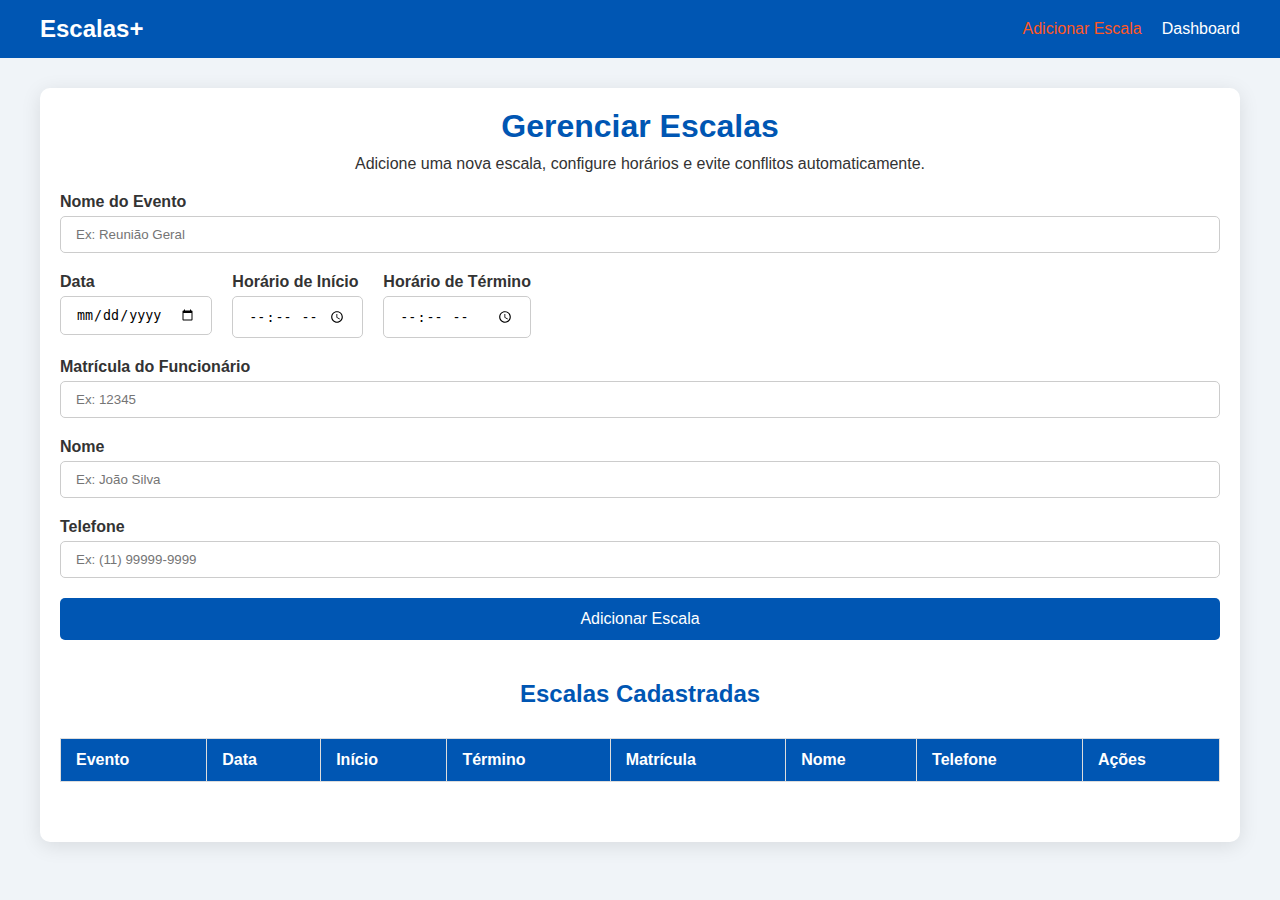
<file: index.html>
<!-- index.html -->
<!DOCTYPE html>
<html lang="pt-BR">
<head>
  <meta charset="UTF-8">
  <meta name="viewport" content="width=device-width, initial-scale=1">
  <title>Adicionar Escala - Escalas+</title>
  <link rel="stylesheet" href="styles.css">
</head>
<body>
  
  <!-- Navbar -->
  <nav class="navbar">
    <div class="navbar-container">
      <a href="index.html" class="navbar-brand">Escalas+</a>
      <ul class="navbar-menu">
        <li><a href="index.html" class="active">Adicionar Escala</a></li>
        <li><a href="dashboard.html">Dashboard</a></li>
      </ul>
      <div class="navbar-toggle" id="mobile-menu">
        <span class="bar"></span>
        <span class="bar"></span>
        <span class="bar"></span>
      </div>
    </div>
  </nav>

  <!-- Container Principal -->
  <div class="container">
    <section class="form-section">
      <h1>Gerenciar Escalas</h1>
      <p>Adicione uma nova escala, configure horários e evite conflitos automaticamente.</p>

      <!-- Formulário -->
      <form id="escalaForm" class="form">
        <div class="form-group">
          <label for="nomeEvento">Nome do Evento</label>
          <input type="text" id="nomeEvento" placeholder="Ex: Reunião Geral" required>
        </div>

        <div class="form-row">
          <div class="form-group">
            <label for="data">Data</label>
            <input type="date" id="data" required>
          </div>
          <div class="form-group">
            <label for="horaInicio">Horário de Início</label>
            <input type="time" id="horaInicio" required>
          </div>
          <div class="form-group">
            <label for="horaFim">Horário de Término</label>
            <input type="time" id="horaFim" required>
          </div>
        </div>

        <div class="form-group">
          <label for="matricula">Matrícula do Funcionário</label>
          <input type="text" id="matricula" placeholder="Ex: 12345" required>
        </div>
        <div class="form-group">
          <label for="nome">Nome</label>
          <input type="text" id="nome" placeholder="Ex: João Silva" required>
        </div>
        <div class="form-group">
          <label for="telefone">Telefone</label>
          <input type="tel" id="telefone" placeholder="Ex: (11) 99999-9999" required>
        </div>

        <button type="submit" class="btn">Adicionar Escala</button>
      </form>

      <!-- Mensagem de Alerta -->
      <div id="alerta" class="alert hidden">
        <p>Conflito de horários detectado! A escala não foi adicionada.</p>
      </div>
    </section>

    <!-- Tabela de Escalas -->
    <section class="table-section">
      <h2>Escalas Cadastradas</h2>
      <div class="table-responsive">
        <table id="tabelaEscalas">
          <thead>
            <tr>
              <th>Evento</th>
              <th>Data</th>
              <th>Início</th>
              <th>Término</th>
              <th>Matrícula</th>
              <th>Nome</th>
              <th>Telefone</th>
              <th>Ações</th>
            </tr>
          </thead>
          <tbody>
            <!-- Dados dinâmicos -->
          </tbody>
        </table>
      </div>
    </section>
  </div>

  <script src="script.js"></script>
</body>
</html>
</file>
<file: styles.css>
/* styles.css */

/* Reset básico */
* {
  margin: 0;
  padding: 0;
  box-sizing: border-box;
}

/* Variáveis de Cores */
:root {
  --primary-color: #0056b3;
  --secondary-color: #f0f4f8;
  --accent-color: #ff5722;
  --text-color: #333;
  --background-color: #ffffff;
  --error-color: #ff4d4d;
}

/* Fontes */
body {
  font-family: 'Segoe UI', Tahoma, Geneva, Verdana, sans-serif;
  background-color: var(--secondary-color);
  color: var(--text-color);
}

/* Navbar */
.navbar {
  background-color: var(--primary-color);
  padding: 15px 20px;
  position: sticky;
  top: 0;
  z-index: 1000;
}

.navbar-container {
  display: flex;
  justify-content: space-between;
  align-items: center;
  max-width: 1200px;
  margin: auto;
}

.navbar-brand {
  font-size: 1.5rem;
  color: #fff;
  text-decoration: none;
  font-weight: bold;
}

.navbar-menu {
  list-style: none;
  display: flex;
  gap: 20px;
}

.navbar-menu a {
  color: #fff;
  text-decoration: none;
  font-size: 1rem;
  transition: color 0.3s ease;
}

.navbar-menu a:hover,
.navbar-menu a.active {
  color: var(--accent-color);
}

.navbar-toggle {
  display: none;
  flex-direction: column;
  cursor: pointer;
}

.navbar-toggle .bar {
  width: 25px;
  height: 3px;
  background-color: #fff;
  margin: 4px 0;
  transition: all 0.3s ease;
}

/* Container Principal */
.container {
  max-width: 1200px;
  margin: 30px auto;
  padding: 20px;
  background-color: var(--background-color);
  border-radius: 10px;
  box-shadow: 0 4px 20px rgba(0,0,0,0.1);
}

/* Seções */
.form-section, .table-section, .dashboard-section {
  margin-bottom: 40px;
}

/* Títulos */
h1, h2 {
  text-align: center;
  color: var(--primary-color);
  margin-bottom: 10px;
}

p {
  text-align: center;
  margin-bottom: 20px;
  color: var(--text-color);
}

/* Formulário */
.form {
  display: flex;
  flex-direction: column;
  gap: 20px;
}

.form-group {
  display: flex;
  flex-direction: column;
}

.form-group label {
  margin-bottom: 5px;
  font-weight: 600;
}

.form-group input {
  padding: 10px 15px;
  border: 1px solid #ccc;
  border-radius: 5px;
  transition: border-color 0.3s ease;
}

.form-group input:focus {
  border-color: var(--primary-color);
  outline: none;
}

.form-row {
  display: flex;
  gap: 20px;
  flex-wrap: wrap;
}

.btn {
  padding: 12px 20px;
  background-color: var(--primary-color);
  color: #fff;
  border: none;
  border-radius: 5px;
  cursor: pointer;
  font-size: 1rem;
  transition: background-color 0.3s ease;
}

.btn:hover {
  background-color: var(--accent-color);
}

/* Alertas */
.alert {
  background-color: var(--error-color);
  color: #fff;
  padding: 15px;
  border-radius: 5px;
  text-align: center;
  margin-top: 20px;
}

.hidden {
  display: none;
}

/* Tabela */
.table-responsive {
  overflow-x: auto;
}

table {
  width: 100%;
  border-collapse: collapse;
  margin-top: 20px;
}

th, td {
  padding: 12px 15px;
  border: 1px solid #ddd;
  text-align: left;
}

th {
  background-color: var(--primary-color);
  color: #fff;
}

tr:nth-child(even) {
  background-color: #f9f9f9;
}

/* Botão de Deletar */
.btn-delete {
  background-color: var(--error-color);
  color: #fff;
  border: none;
  padding: 6px 12px;
  border-radius: 4px;
  cursor: pointer;
  transition: background-color 0.3s ease;
}

.btn-delete:hover {
  background-color: #cc0000;
}

/* Dashboard */
/* Dashboard */
.charts {
  display: flex;
  flex-direction: column;
  gap: 40px;
  max-width: 500px;
  margin: auto;

}

.chart-container {
  background-color: #ffffff;
  padding: 20px;
  border-radius: 10px;
  box-shadow: 0 4px 10px rgba(0,0,0,0.05);
}


.chart-container h2 {
  margin-bottom: 20px;
}

/* Responsividade */
@media (max-width: 768px) {
  .navbar-menu {
    position: absolute;
    top: 60px;
    left: -100%;
    flex-direction: column;
    background-color: var(--primary-color);
    width: 100%;
    transition: left 0.3s ease;
  }

  .navbar-menu.active {
    left: 0;
  }

  .navbar-toggle {
    display: flex;
  }

  .form-row {
    flex-direction: column;
  }

  .charts {
    flex-direction: column;
  }
}
</file>
